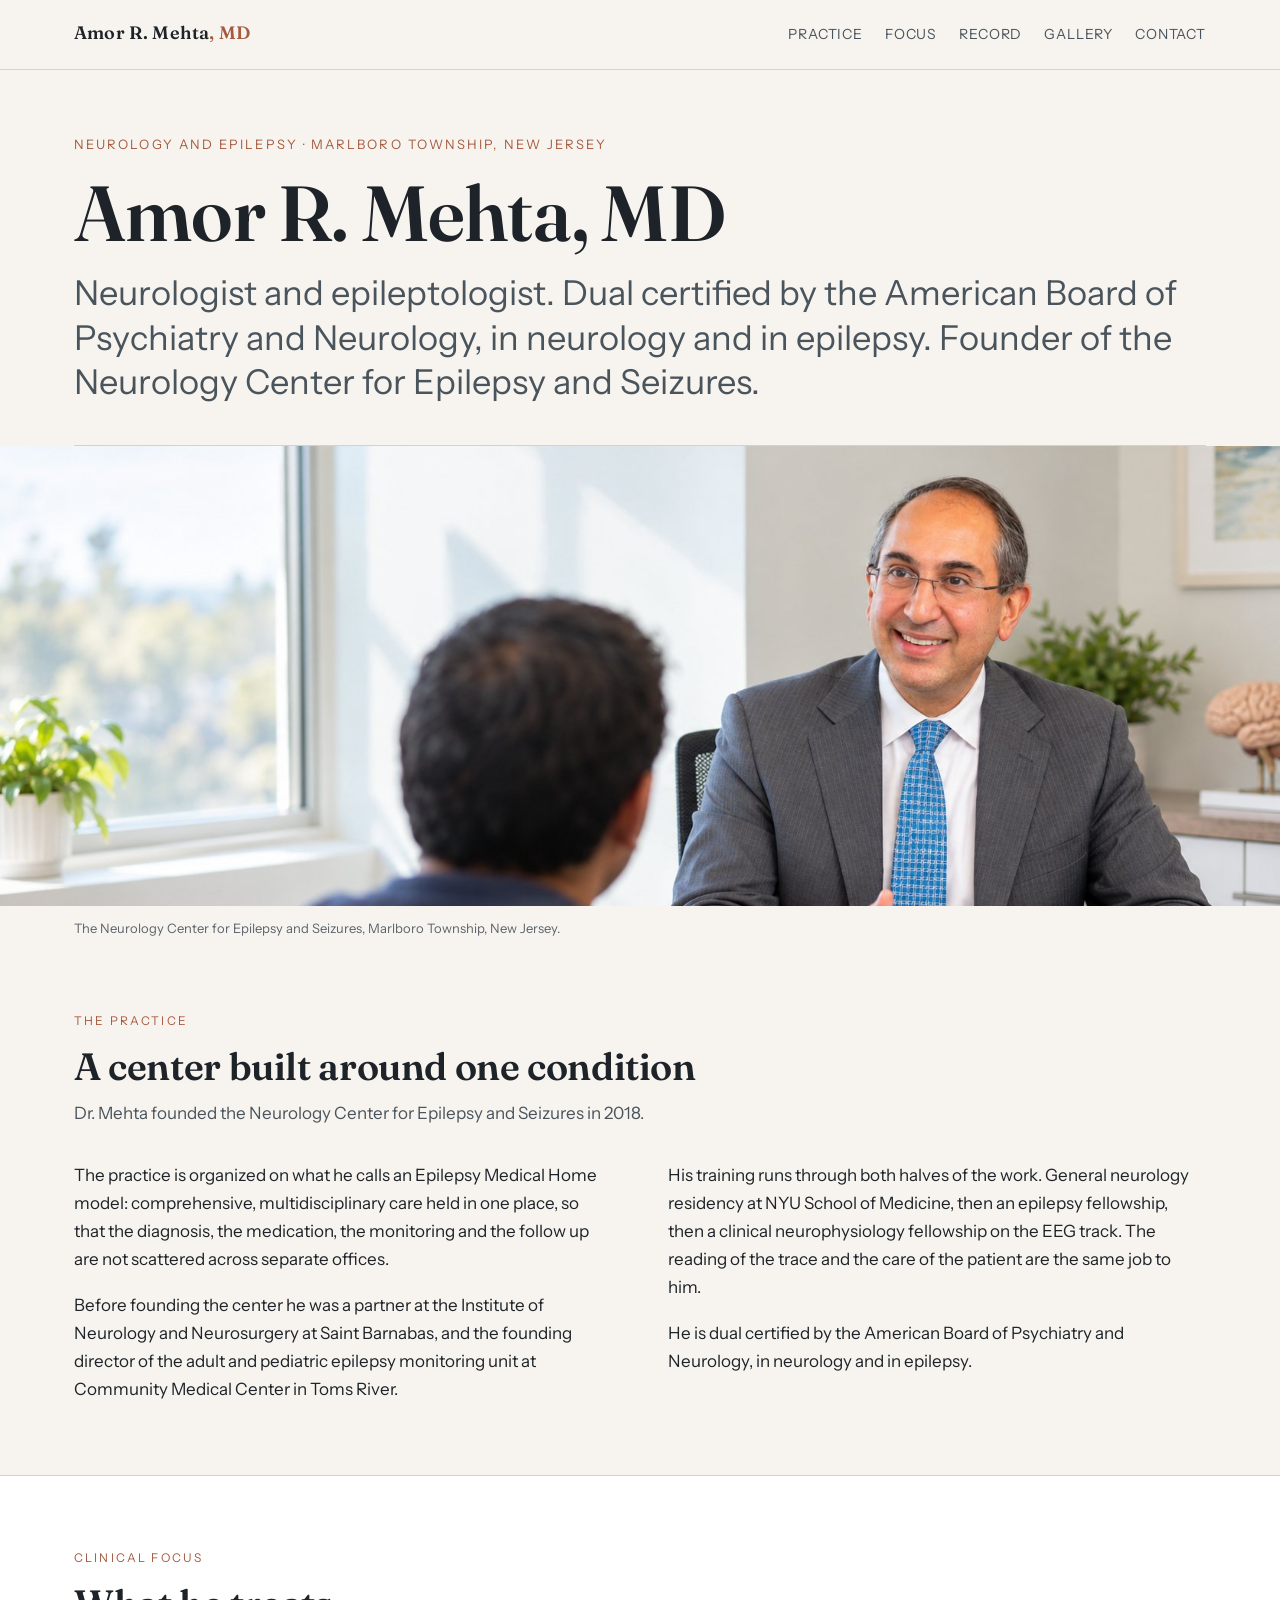
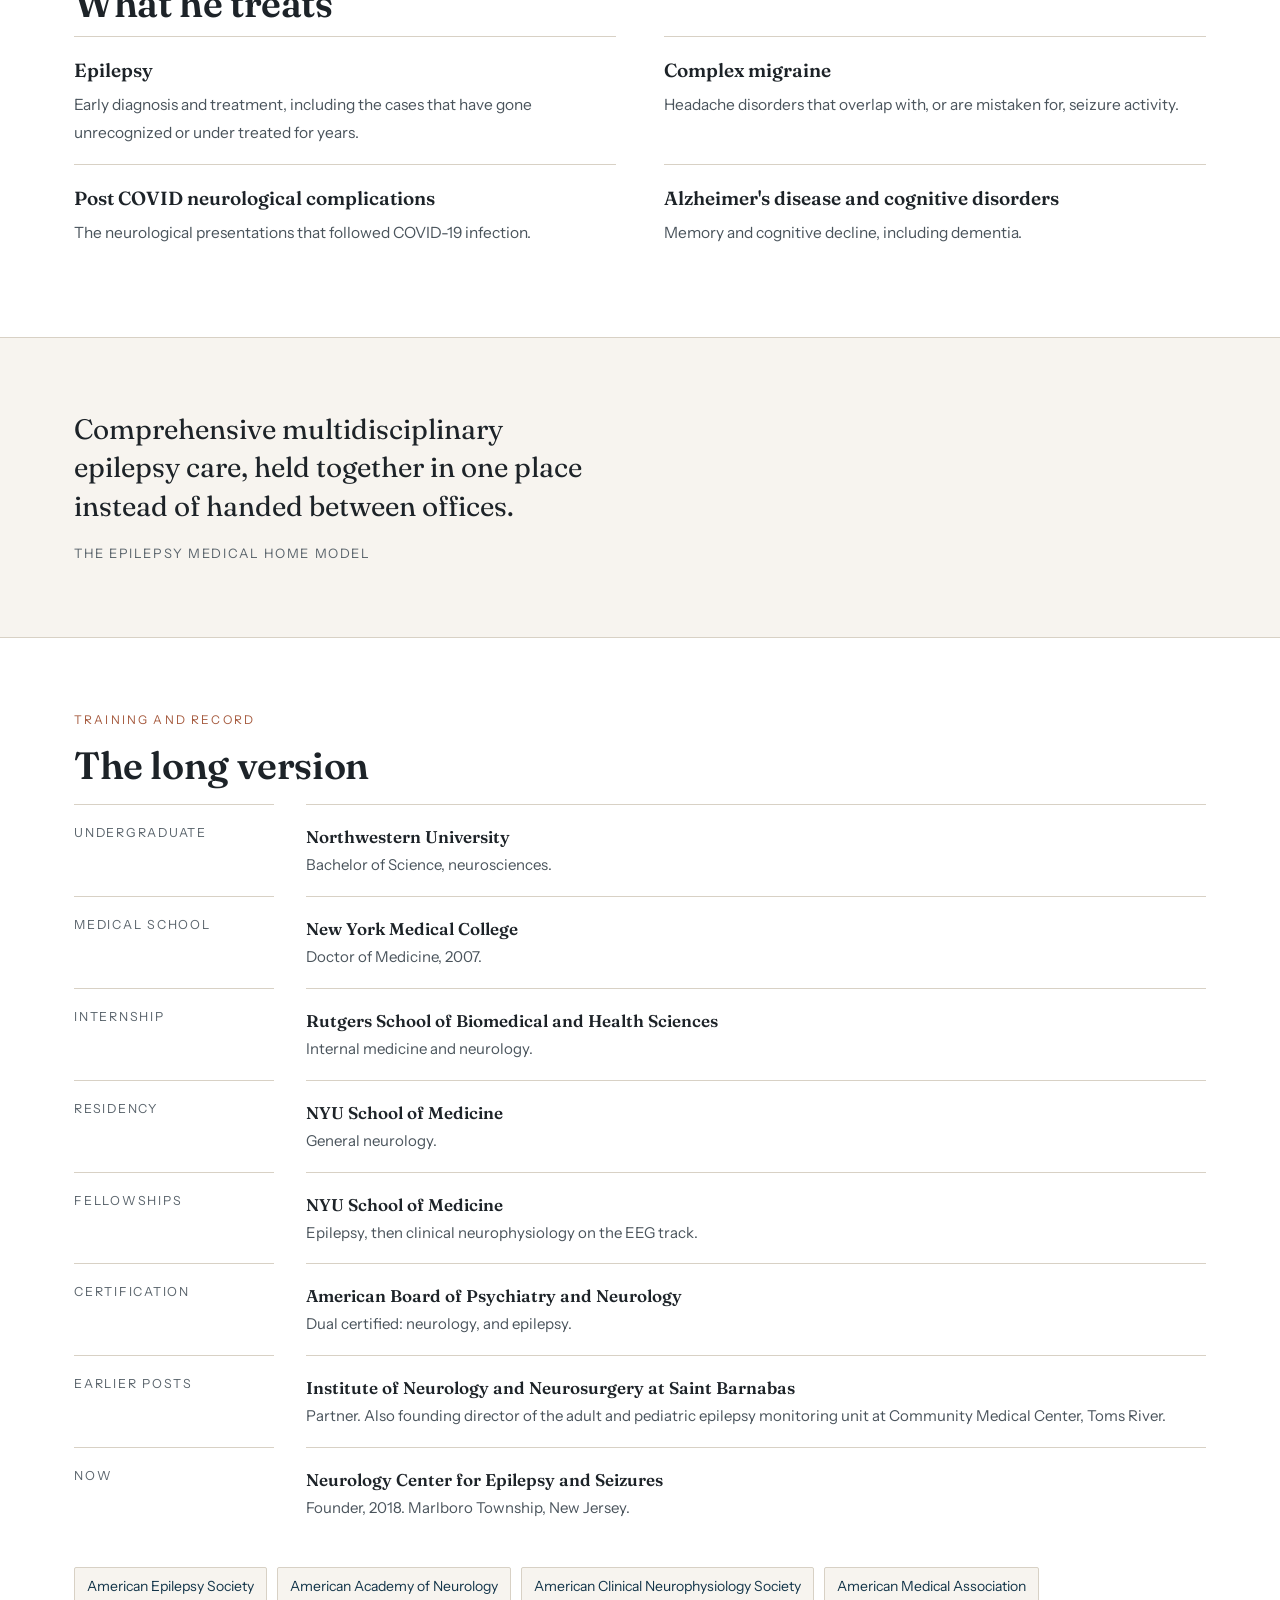
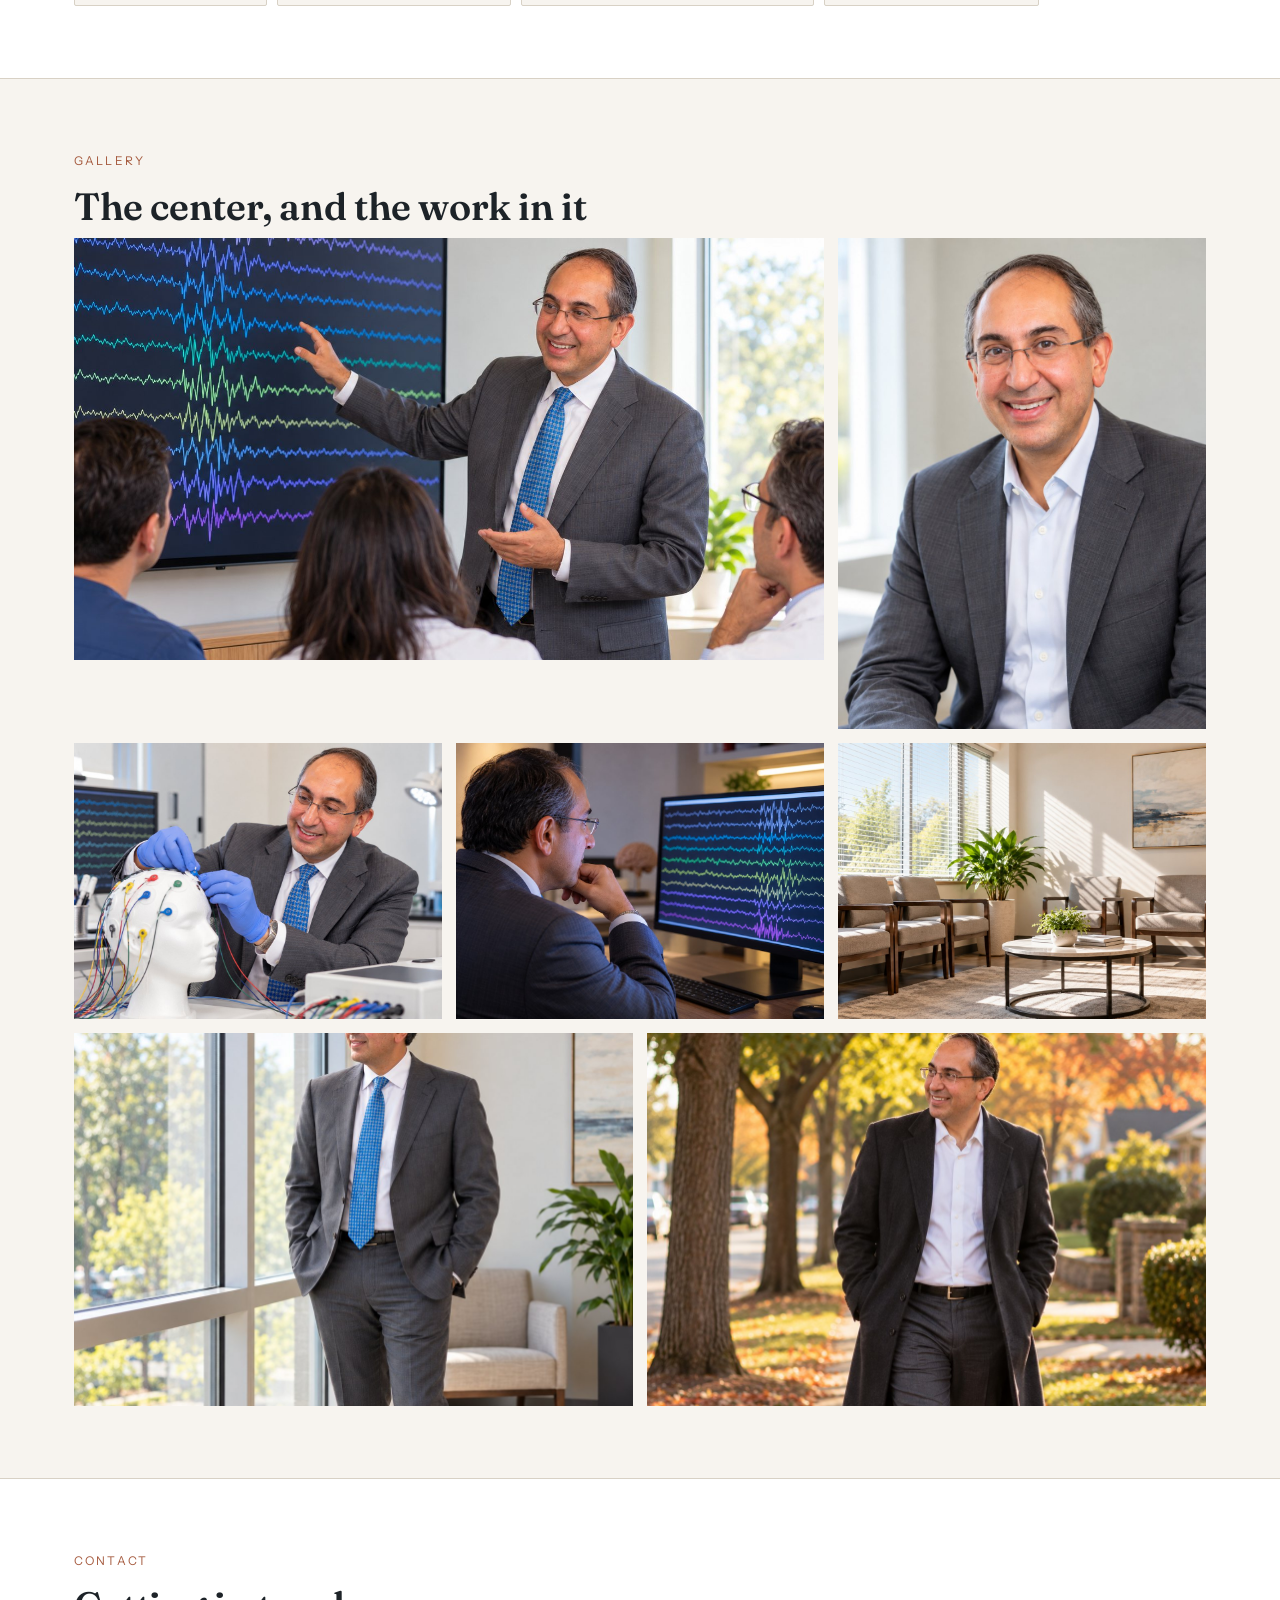
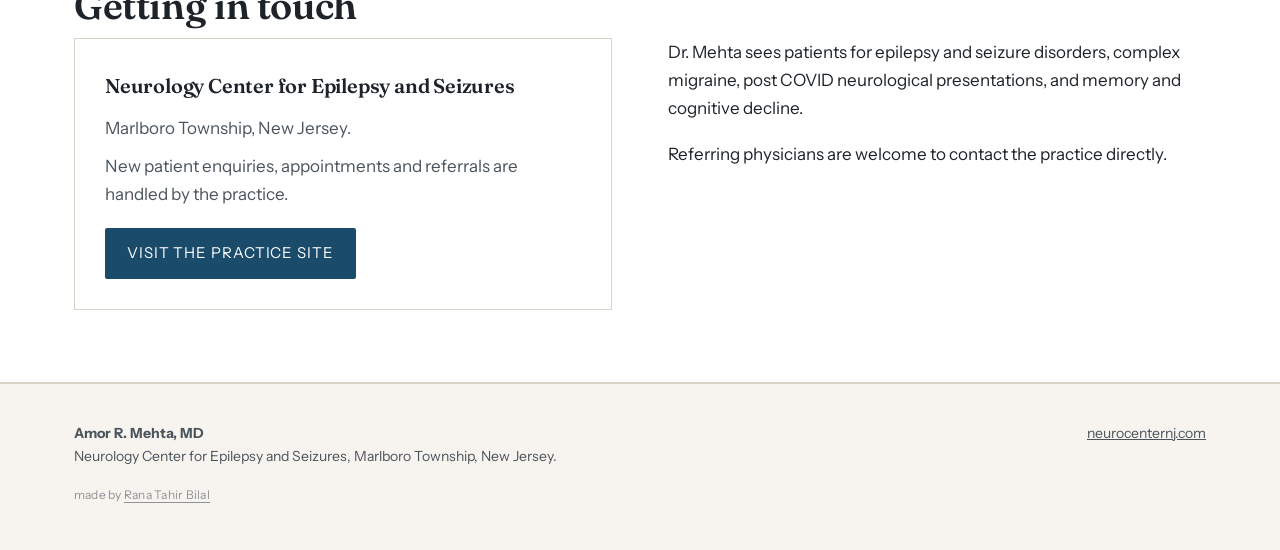
<file: index.html>
<!DOCTYPE html>
<html lang="en">
<head>
<meta charset="utf-8">
<meta name="viewport" content="width=device-width, initial-scale=1">
<title>Amor R. Mehta, MD | Neurologist and Epileptologist, Marlboro Township, New Jersey</title>
<meta name="description" content="Amor R. Mehta, MD is a neurologist and epileptologist, dual certified by the American Board of Psychiatry and Neurology in neurology and in epilepsy, and founder of the Neurology Center for Epilepsy and Seizures in Marlboro Township, New Jersey.">
<meta name="author" content="Amor R. Mehta, MD">
<meta name="robots" content="index, follow">
<link rel="canonical" href="https://ranatahirbilal.github.io/amor-mehta/">
<meta property="og:type" content="profile">
<meta property="og:title" content="Amor R. Mehta, MD">
<meta property="og:description" content="Neurologist and epileptologist. Founder of the Neurology Center for Epilepsy and Seizures, Marlboro Township, New Jersey.">
<meta property="og:url" content="https://ranatahirbilal.github.io/amor-mehta/">
<meta property="og:image" content="https://ranatahirbilal.github.io/amor-mehta/mehta/img/band.jpg">
<meta name="twitter:card" content="summary_large_image">
<link rel="icon" type="image/png" href="mehta/img/favicon.png">
<link rel="apple-touch-icon" href="mehta/img/apple-touch-icon.png">
<link rel="preconnect" href="https://fonts.googleapis.com">
<link rel="preconnect" href="https://fonts.gstatic.com" crossorigin>
<link href="https://fonts.googleapis.com/css2?family=Fraunces:opsz,wght@9..144,500;9..144,600&family=Instrument+Sans:wght@400;500;600&display=swap" rel="stylesheet">
<link rel="stylesheet" href="mehta/css/am.css">
<script type="application/ld+json">
{
  "@context":"https://schema.org",
  "@type":"Physician",
  "name":"Amor R. Mehta, MD",
  "medicalSpecialty":["Neurologic","Neurology"],
  "url":"https://ranatahirbilal.github.io/amor-mehta/",
  "image":"https://ranatahirbilal.github.io/amor-mehta/mehta/img/portrait.jpg",
  "worksFor":{
    "@type":"MedicalClinic",
    "name":"Neurology Center for Epilepsy and Seizures",
    "address":{"@type":"PostalAddress","addressLocality":"Marlboro Township","addressRegion":"NJ","addressCountry":"US"}
  },
  "alumniOf":[
    {"@type":"CollegeOrUniversity","name":"Northwestern University"},
    {"@type":"CollegeOrUniversity","name":"New York Medical College"},
    {"@type":"CollegeOrUniversity","name":"NYU School of Medicine"}
  ],
  "memberOf":[
    {"@type":"Organization","name":"American Epilepsy Society"},
    {"@type":"Organization","name":"American Academy of Neurology"},
    {"@type":"Organization","name":"American Clinical Neurophysiology Society"},
    {"@type":"Organization","name":"American Medical Association"}
  ]
}
</script>
</head>
<body>
<a class="skip" href="#main">Skip to content</a>

<header class="top">
  <div class="wrap">
    <a class="mark" href="#top">Amor R. Mehta<span>, MD</span></a>
    <nav class="nav" aria-label="Sections">
      <a href="#practice">Practice</a>
      <a href="#focus">Focus</a>
      <a href="#record">Record</a>
      <a href="#gallery">Gallery</a>
      <a href="#contact">Contact</a>
    </nav>
  </div>
</header>

<main id="main">

<section class="hero" id="top">
  <div class="wrap">
    <p class="kicker">Neurology and epilepsy &middot; Marlboro Township, New Jersey</p>
    <h1>Amor R. Mehta, MD
      <em>Neurologist and epileptologist. Dual certified by the American Board of Psychiatry and Neurology, in neurology and in epilepsy. Founder of the Neurology Center for Epilepsy and Seizures.</em>
    </h1>
    <div class="rule"></div>
  </div>
</section>

<div class="band">
  <img src="mehta/img/band.jpg" alt="Dr. Amor Mehta in a bright consulting room at the Neurology Center for Epilepsy and Seizures." width="1672" height="627">
</div>
<p class="bandnote">The Neurology Center for Epilepsy and Seizures, Marlboro Township, New Jersey.</p>

<section class="sec" id="practice">
  <div class="wrap">
    <p class="eyebrow">The practice</p>
    <h2>A center built around one condition</h2>
    <p class="lede">Dr. Mehta founded the Neurology Center for Epilepsy and Seizures in 2018.</p>
    <div class="cols">
      <div>
        <p>The practice is organized on what he calls an Epilepsy Medical Home model: comprehensive, multidisciplinary care held in one place, so that the diagnosis, the medication, the monitoring and the follow up are not scattered across separate offices.</p>
        <p>Before founding the center he was a partner at the Institute of Neurology and Neurosurgery at Saint Barnabas, and the founding director of the adult and pediatric epilepsy monitoring unit at Community Medical Center in Toms River.</p>
      </div>
      <div>
        <p>His training runs through both halves of the work. General neurology residency at NYU School of Medicine, then an epilepsy fellowship, then a clinical neurophysiology fellowship on the EEG track. The reading of the trace and the care of the patient are the same job to him.</p>
        <p>He is dual certified by the American Board of Psychiatry and Neurology, in neurology and in epilepsy.</p>
      </div>
    </div>
  </div>
</section>

<section class="sec alt" id="focus">
  <div class="wrap">
    <p class="eyebrow">Clinical focus</p>
    <h2>What he treats</h2>
    <ul class="focus">
      <li><b>Epilepsy</b><span>Early diagnosis and treatment, including the cases that have gone unrecognized or under treated for years.</span></li>
      <li><b>Complex migraine</b><span>Headache disorders that overlap with, or are mistaken for, seizure activity.</span></li>
      <li><b>Post COVID neurological complications</b><span>The neurological presentations that followed COVID-19 infection.</span></li>
      <li><b>Alzheimer's disease and cognitive disorders</b><span>Memory and cognitive decline, including dementia.</span></li>
    </ul>
  </div>
</section>

<section class="sec">
  <div class="wrap">
    <blockquote class="pull">
      <p>Comprehensive multidisciplinary epilepsy care, held together in one place instead of handed between offices.</p>
      <cite>The Epilepsy Medical Home model</cite>
    </blockquote>
  </div>
</section>

<section class="sec alt" id="record">
  <div class="wrap">
    <p class="eyebrow">Training and record</p>
    <h2>The long version</h2>
    <dl class="record">
      <dt>Undergraduate</dt>
      <dd><b>Northwestern University</b><small>Bachelor of Science, neurosciences.</small></dd>

      <dt>Medical school</dt>
      <dd><b>New York Medical College</b><small>Doctor of Medicine, 2007.</small></dd>

      <dt>Internship</dt>
      <dd><b>Rutgers School of Biomedical and Health Sciences</b><small>Internal medicine and neurology.</small></dd>

      <dt>Residency</dt>
      <dd><b>NYU School of Medicine</b><small>General neurology.</small></dd>

      <dt>Fellowships</dt>
      <dd><b>NYU School of Medicine</b><small>Epilepsy, then clinical neurophysiology on the EEG track.</small></dd>

      <dt>Certification</dt>
      <dd><b>American Board of Psychiatry and Neurology</b><small>Dual certified: neurology, and epilepsy.</small></dd>

      <dt>Earlier posts</dt>
      <dd><b>Institute of Neurology and Neurosurgery at Saint Barnabas</b><small>Partner. Also founding director of the adult and pediatric epilepsy monitoring unit at Community Medical Center, Toms River.</small></dd>

      <dt>Now</dt>
      <dd><b>Neurology Center for Epilepsy and Seizures</b><small>Founder, 2018. Marlboro Township, New Jersey.</small></dd>
    </dl>
    <ul class="bodies">
      <li>American Epilepsy Society</li>
      <li>American Academy of Neurology</li>
      <li>American Clinical Neurophysiology Society</li>
      <li>American Medical Association</li>
    </ul>
  </div>
</section>

<section class="sec" id="gallery">
  <div class="wrap">
    <p class="eyebrow">Gallery</p>
    <h2>The center, and the work in it</h2>
    <div class="grid">
      <figure class="g-wide"><img src="mehta/img/g1.jpg" alt="Dr. Mehta talking through an EEG recording with a small group." loading="lazy"></figure>
      <figure class="g-tall"><img src="mehta/img/portrait.jpg" alt="Portrait of Dr. Amor Mehta." loading="lazy"></figure>
      <figure class="g-third"><img src="mehta/img/g2.jpg" alt="EEG electrodes being placed on a training manikin head." loading="lazy"></figure>
      <figure class="g-third"><img src="mehta/img/g3.jpg" alt="An EEG trace on a monitor in the reading room." loading="lazy"></figure>
      <figure class="g-third"><img src="mehta/img/g4.jpg" alt="The waiting room at the center, empty and lit by daylight." loading="lazy"></figure>
      <figure class="g-half"><img src="mehta/img/g5.jpg" alt="Dr. Mehta standing at a full height window in the center." loading="lazy"></figure>
      <figure class="g-half"><img src="mehta/img/g6.jpg" alt="Dr. Mehta walking outside on a tree lined street in autumn." loading="lazy"></figure>
    </div>
  </div>
</section>

<section class="sec alt" id="contact">
  <div class="wrap">
    <p class="eyebrow">Contact</p>
    <h2>Getting in touch</h2>
    <div class="cols">
      <div class="card">
        <h3>Neurology Center for Epilepsy and Seizures</h3>
        <p>Marlboro Township, New Jersey.</p>
        <p>New patient enquiries, appointments and referrals are handled by the practice.</p>
        <a class="big" href="https://www.neurocenternj.com/" rel="noopener" target="_blank">Visit the practice site</a>
      </div>
      <div>
        <p>Dr. Mehta sees patients for epilepsy and seizure disorders, complex migraine, post COVID neurological presentations, and memory and cognitive decline.</p>
        <p>Referring physicians are welcome to contact the practice directly.</p>
        <!-- Needs Client Confirmation: the direct email address. The client sheet records
             drmehta@nuerocenternj.com, but the practice domain is neurocenternj.com, so the
             address on the sheet appears to transpose two letters. No contact form and no
             mailto link is published here until the correct address is confirmed by the client.
             Nothing is guessed. -->
      </div>
    </div>
  </div>
</section>

</main>

<footer class="foot">
  <div class="wrap">
    <div>
      <p style="margin:0"><strong>Amor R. Mehta, MD</strong><br>Neurology Center for Epilepsy and Seizures, Marlboro Township, New Jersey.</p>
      <p class="credit">made by <a href="https://ranatahirbilal.com" rel="nofollow noopener" target="_blank">Rana Tahir Bilal</a></p>
    </div>
    <div>
      <p style="margin:0"><a href="https://www.neurocenternj.com/" rel="noopener" target="_blank">neurocenternj.com</a></p>
    </div>
  </div>
</footer>

<script src="mehta/js/script.js" defer></script>
</body>
</html>
</file>
<file: mehta/css/am.css>
/* Amor R. Mehta, MD  |  hand written, no vendor CSS
   Structure reference: MegaOne "berlin" (6 spare sections). No berlin CSS used. */

:root{
  --paper:#F7F4EF;
  --paper-2:#EFEAE1;
  --ink:#1D2328;
  --ink-2:#4A545C;
  --ink-3:#5A646C;
  --rule:#D8D1C5;
  --blue:#1B4B6B;
  --blue-ink:#123449;
  --clay:#A65B3F;
  --white:#FFFFFF;
  --max:1180px;
  --gut:24px;
}

*,*::before,*::after{box-sizing:border-box}
html{-webkit-text-size-adjust:100%}
body{
  margin:0;
  background:var(--paper);
  color:var(--ink);
  font-family:"Instrument Sans","Helvetica Neue",Arial,sans-serif;
  font-size:17px;
  line-height:1.65;
  -webkit-font-smoothing:antialiased;
}
img{max-width:100%;height:auto;display:block}
a{color:var(--blue-ink)}
h1,h2,h3{font-family:Fraunces,Georgia,"Times New Roman",serif;font-weight:600;margin:0;letter-spacing:-.01em}

.wrap{max-width:var(--max);margin:0 auto;padding:0 var(--gut)}
.skip{position:absolute;left:-9999px;top:auto}
.skip:focus{left:12px;top:12px;z-index:200;background:var(--ink);color:var(--paper);padding:10px 14px;border-radius:2px}

/* ---------- masthead ---------- */
.top{border-bottom:1px solid var(--rule);background:var(--paper)}
.top .wrap{display:flex;align-items:baseline;justify-content:space-between;gap:20px;padding-top:18px;padding-bottom:18px;flex-wrap:wrap}
.mark{font-family:Fraunces,Georgia,serif;font-size:18px;font-weight:600;letter-spacing:.01em;color:var(--ink);text-decoration:none}
.mark span{color:var(--clay)}
.nav{display:flex;gap:22px;flex-wrap:wrap}
.nav a{font-size:14px;letter-spacing:.06em;text-transform:uppercase;color:var(--ink-2);text-decoration:none;padding:4px 0;border-bottom:1px solid transparent}
.nav a:hover,.nav a:focus{color:var(--ink);border-bottom-color:var(--clay)}

/* ---------- hero: editorial masthead, name above a letterbox band ---------- */
.hero{padding:64px 0 0}
.hero .kicker{font-size:13px;letter-spacing:.16em;text-transform:uppercase;color:var(--clay);margin:0 0 18px}
.hero h1{font-size:clamp(40px,7vw,78px);line-height:1.02}
.hero h1 em{font-style:normal;display:block;color:var(--ink-2);font-size:.44em;line-height:1.3;margin-top:18px;letter-spacing:0;font-family:"Instrument Sans",Arial,sans-serif;font-weight:400;max-width:34em}
.hero .rule{height:1px;background:var(--rule);margin:40px 0 0}
.band{margin-top:0;background:var(--paper-2)}
.band img{width:100%;height:clamp(260px,42vw,460px);object-fit:cover;object-position:60% 40%}
.bandnote{max-width:var(--max);margin:0 auto;padding:12px var(--gut) 0;font-size:13px;color:var(--ink-3)}

/* ---------- generic section ---------- */
.sec{padding:72px 0}
.sec.alt{background:var(--white);border-top:1px solid var(--rule);border-bottom:1px solid var(--rule)}
.sec h2{font-size:clamp(26px,3.4vw,38px);line-height:1.15;margin:0 0 10px}
.sec .lede{color:var(--ink-2);max-width:40em;margin:0 0 34px}
.eyebrow{font-size:12px;letter-spacing:.18em;text-transform:uppercase;color:var(--clay);margin:0 0 14px}

.cols{display:grid;grid-template-columns:minmax(0,1fr) minmax(0,1fr);gap:56px;align-items:start}
.cols p{margin:0 0 18px}
.cols p:last-child{margin-bottom:0}

/* ---------- focus list ---------- */
.focus{list-style:none;margin:0;padding:0;display:grid;grid-template-columns:repeat(2,minmax(0,1fr));gap:0 48px}
.focus li{border-top:1px solid var(--rule);padding:18px 0}
.focus li b{display:block;font-family:Fraunces,Georgia,serif;font-weight:600;font-size:19px;margin-bottom:4px}
.focus li span{color:var(--ink-2);font-size:15.5px;line-height:1.55}

/* ---------- record ---------- */
.record{display:grid;grid-template-columns:200px minmax(0,1fr);gap:0 32px}
.record dt{font-size:12.5px;letter-spacing:.14em;text-transform:uppercase;color:var(--ink-3);border-top:1px solid var(--rule);padding:18px 0 18px}
.record dd{margin:0;border-top:1px solid var(--rule);padding:18px 0}
.record dd b{font-family:Fraunces,Georgia,serif;font-weight:600}
.record dd small{display:block;color:var(--ink-2);font-size:15px;margin-top:2px}

.bodies{list-style:none;margin:28px 0 0;padding:0;display:flex;flex-wrap:wrap;gap:10px}
.bodies li{font-size:14px;color:var(--blue-ink);background:var(--paper-2);border:1px solid var(--rule);border-radius:2px;padding:7px 12px}
.sec.alt .bodies li{background:var(--paper)}

/* ---------- gallery ---------- */
.grid{display:grid;grid-template-columns:repeat(6,minmax(0,1fr));gap:14px}
.grid figure{margin:0;background:var(--paper-2);overflow:hidden}
.grid img{width:100%;height:100%;object-fit:cover}
.g-wide{grid-column:span 4;aspect-ratio:16/9}
.g-tall{grid-column:span 2;aspect-ratio:3/4}
.g-third{grid-column:span 2;aspect-ratio:4/3}
.g-half{grid-column:span 3;aspect-ratio:3/2}

/* ---------- pull quote ---------- */
.pull{max-width:30em;margin:0}
.pull p{font-family:Fraunces,Georgia,serif;font-size:clamp(21px,2.5vw,28px);line-height:1.38;color:var(--ink);margin:0}
.pull cite{display:block;font-style:normal;font-size:13px;letter-spacing:.12em;text-transform:uppercase;color:var(--ink-3);margin-top:18px}

/* ---------- contact ---------- */
.card{background:var(--white);border:1px solid var(--rule);padding:30px}
.card h3{font-size:20px;margin:0 0 12px}
.card p{margin:0 0 10px;color:var(--ink-2)}
.card a.big{display:inline-block;margin-top:10px;font-size:15px;letter-spacing:.06em;text-transform:uppercase;color:var(--white);background:var(--blue);text-decoration:none;padding:13px 22px;border-radius:2px}
.card a.big:hover,.card a.big:focus{background:var(--blue-ink)}

/* ---------- footer ---------- */
.foot{border-top:1px solid var(--rule);padding:38px 0 46px;color:var(--ink-2);font-size:14px}
.foot .wrap{display:flex;justify-content:space-between;gap:20px;flex-wrap:wrap}
.foot a{color:var(--ink-2)}
.credit{margin:18px 0 0;font-size:12px;line-height:1.5;opacity:.6;letter-spacing:.02em}
.credit a{color:inherit;text-decoration:none;border-bottom:1px solid currentColor}

/* ---------- responsive ---------- */
@media (max-width:900px){
  .cols{grid-template-columns:1fr;gap:30px}
  .focus{grid-template-columns:1fr}
  .record{grid-template-columns:1fr}
  .record dt{border-top:1px solid var(--rule);padding-bottom:0}
  .record dd{border-top:0;padding-top:6px}
  .g-wide,.g-half{grid-column:span 6;aspect-ratio:16/9}
  .g-tall{grid-column:span 3;aspect-ratio:3/4}
  .g-third{grid-column:span 3;aspect-ratio:4/3}
}
@media (max-width:560px){
  body{font-size:16.5px}
  .sec{padding:54px 0}
  .hero{padding-top:44px}
  .nav{gap:16px}
  .nav a{font-size:13px}
  .g-tall,.g-third{grid-column:span 6}
}
@media (prefers-reduced-motion:no-preference){
  a,.card a.big{transition:color .18s ease,background .18s ease,border-color .18s ease}
}
</file>
